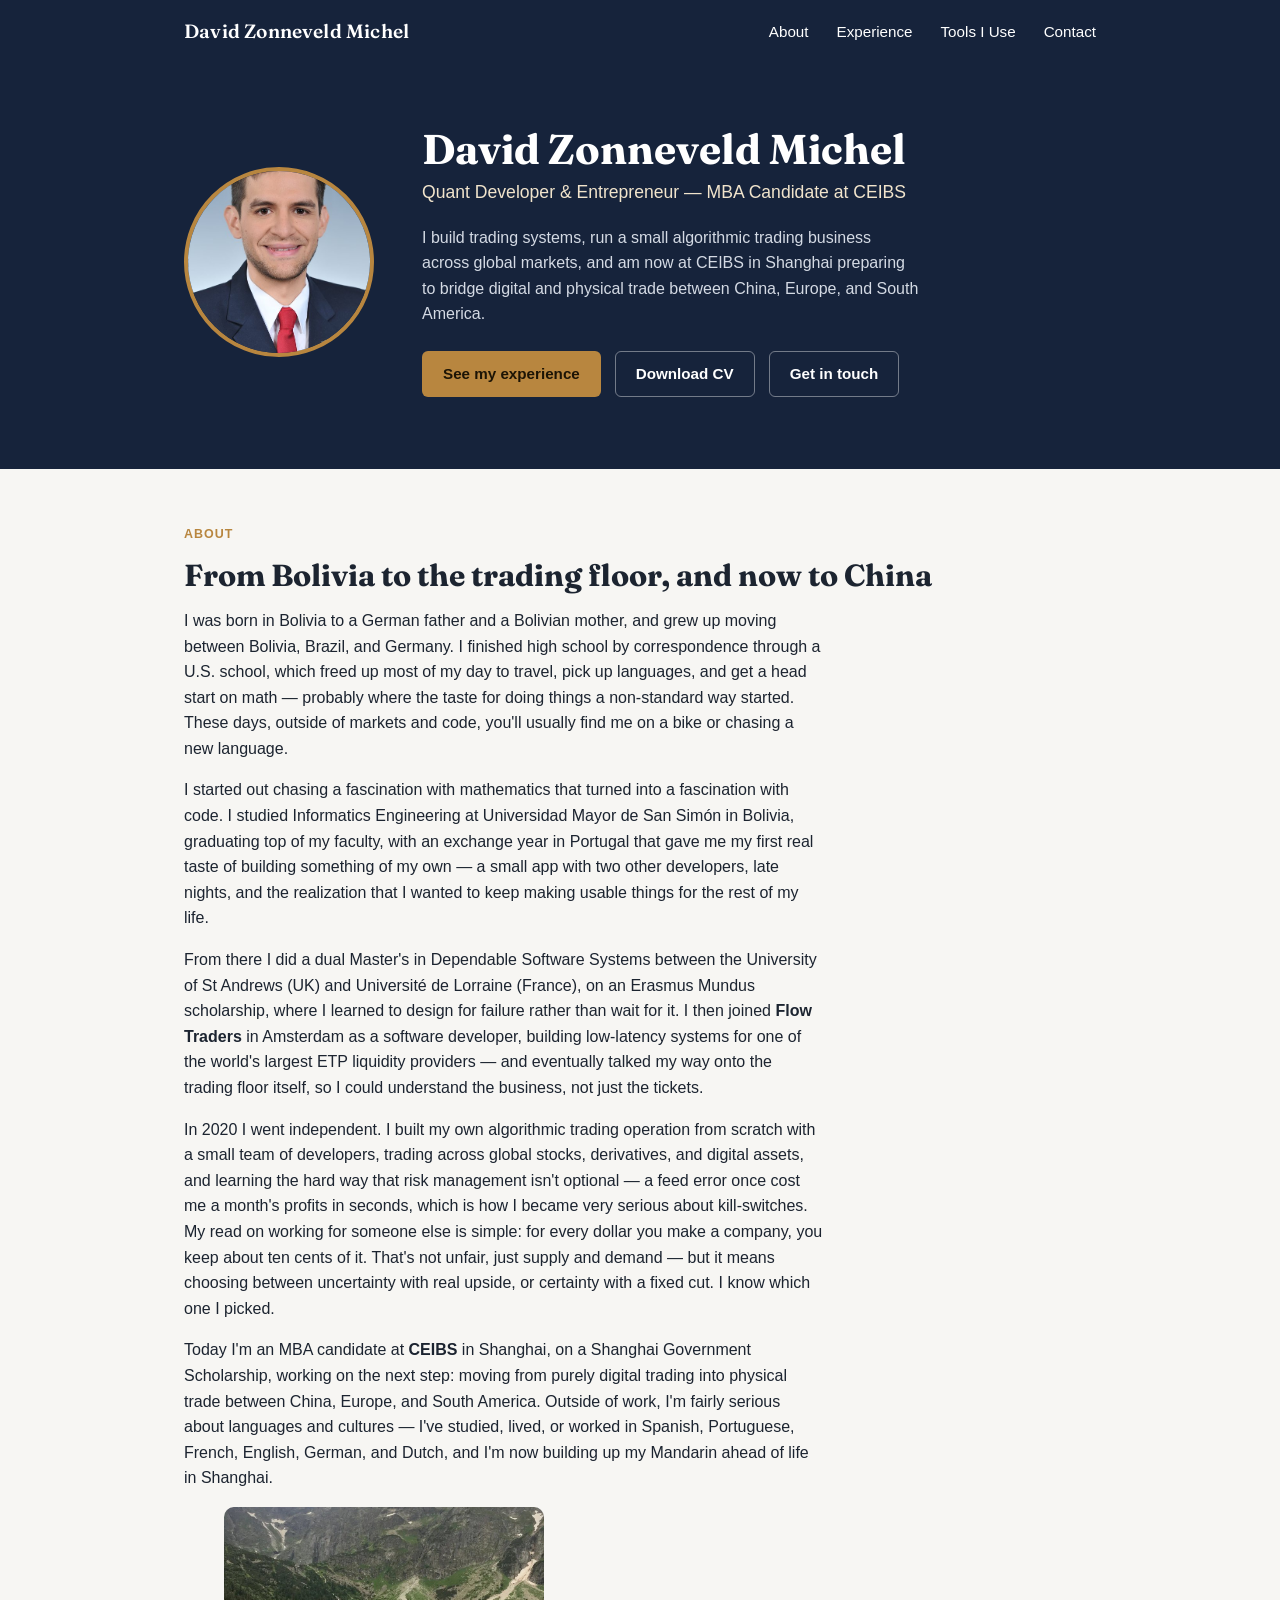
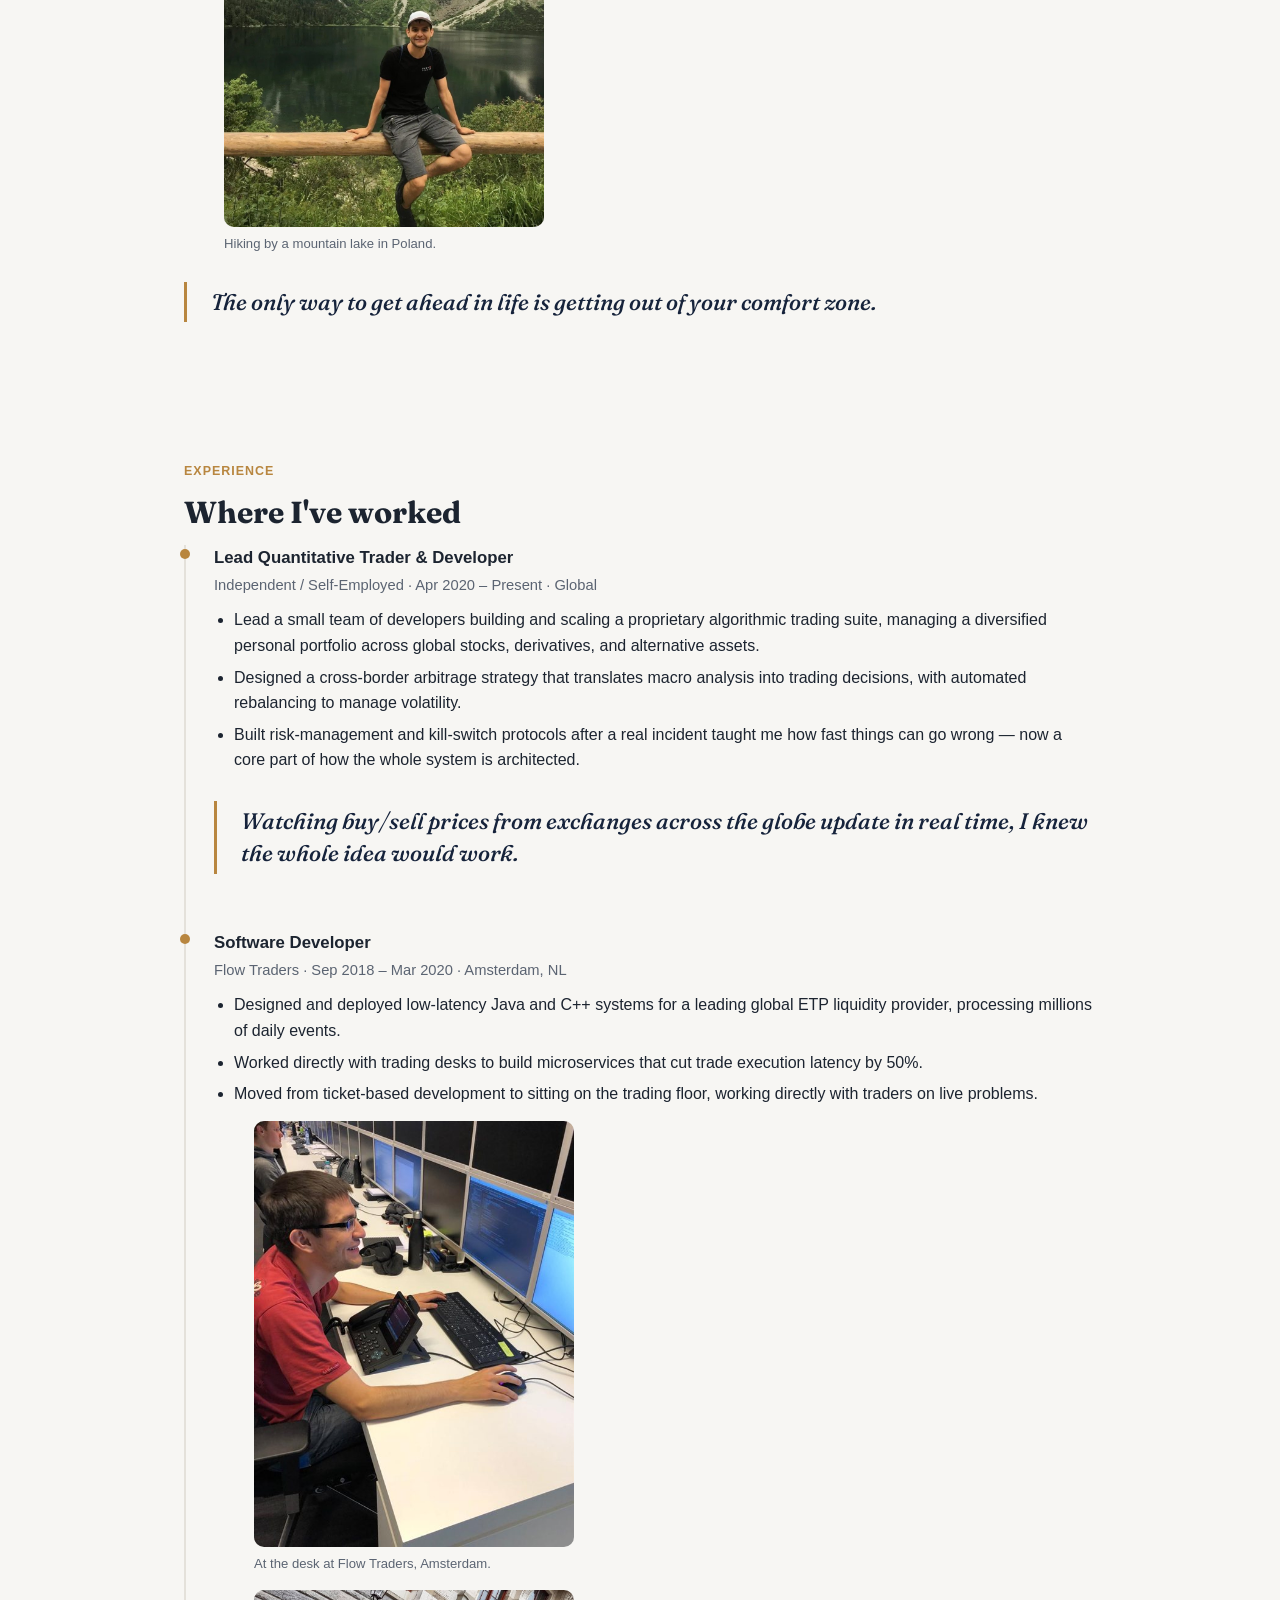
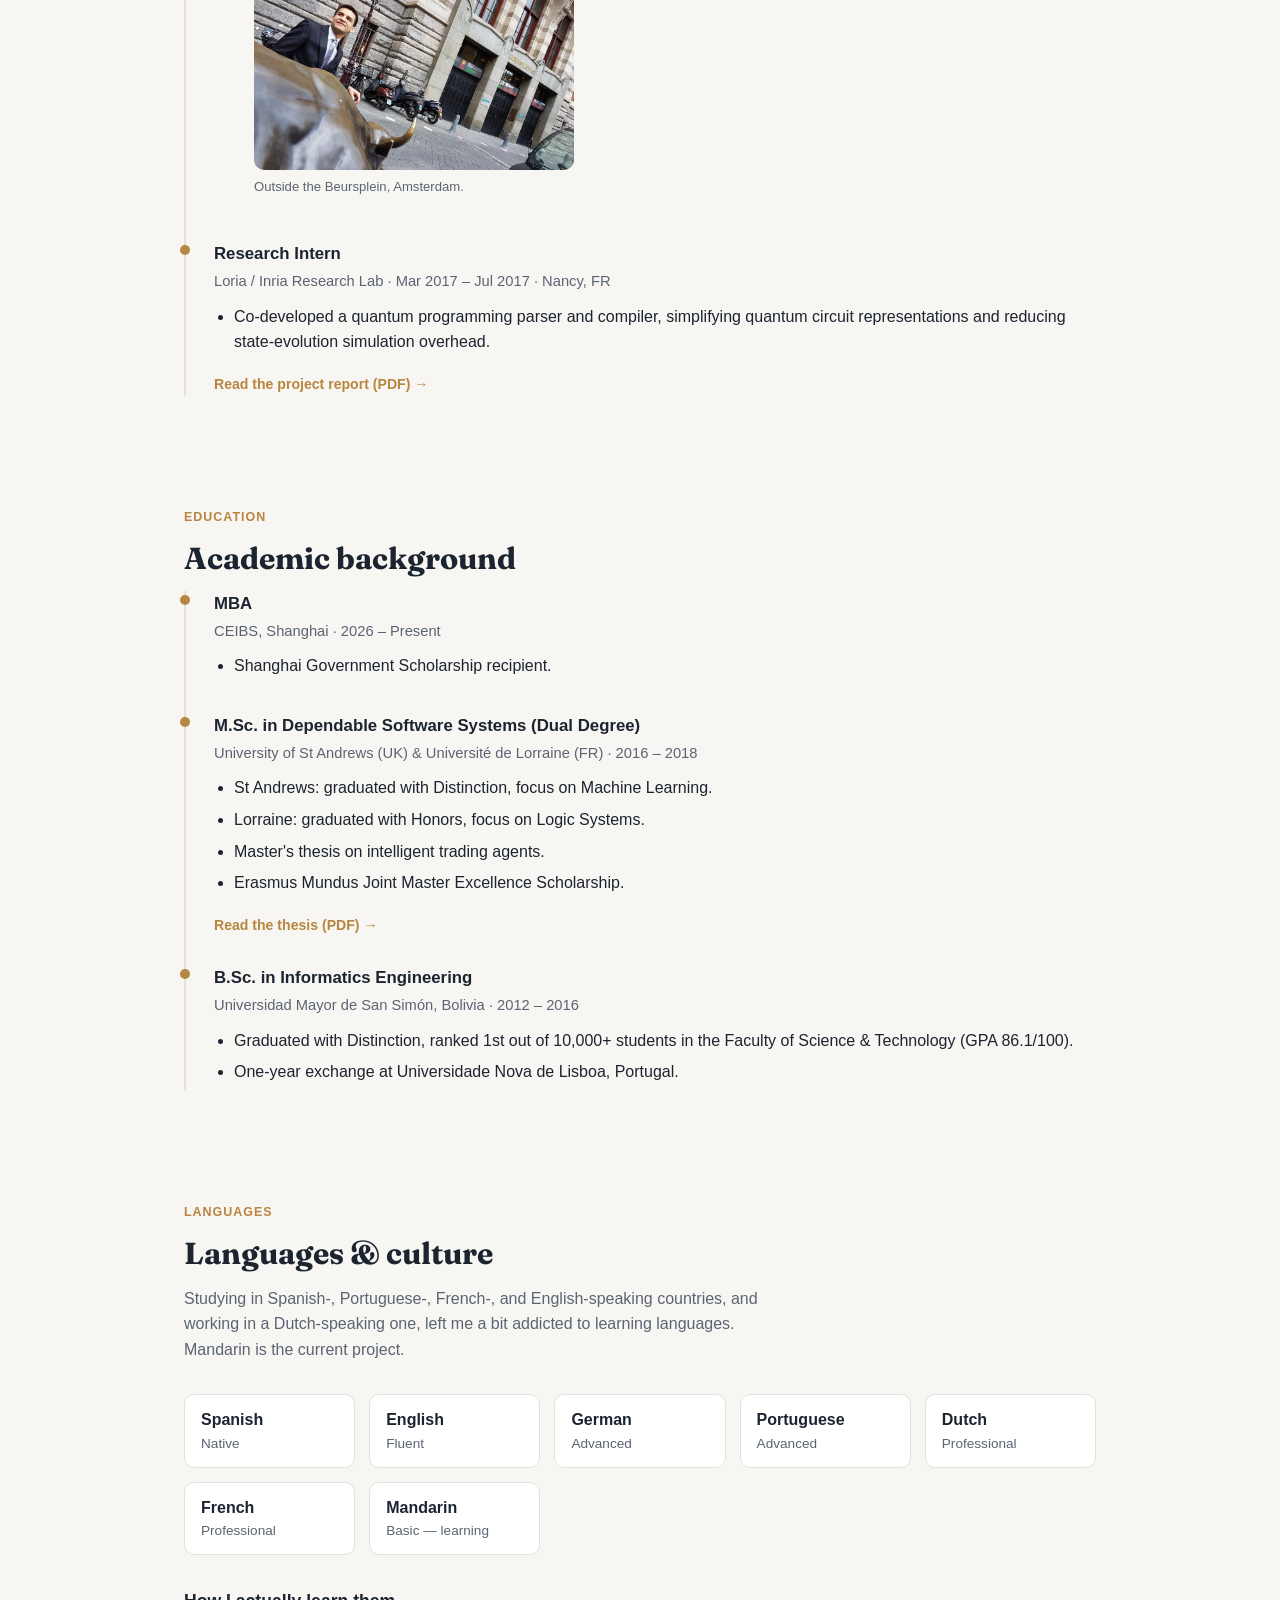
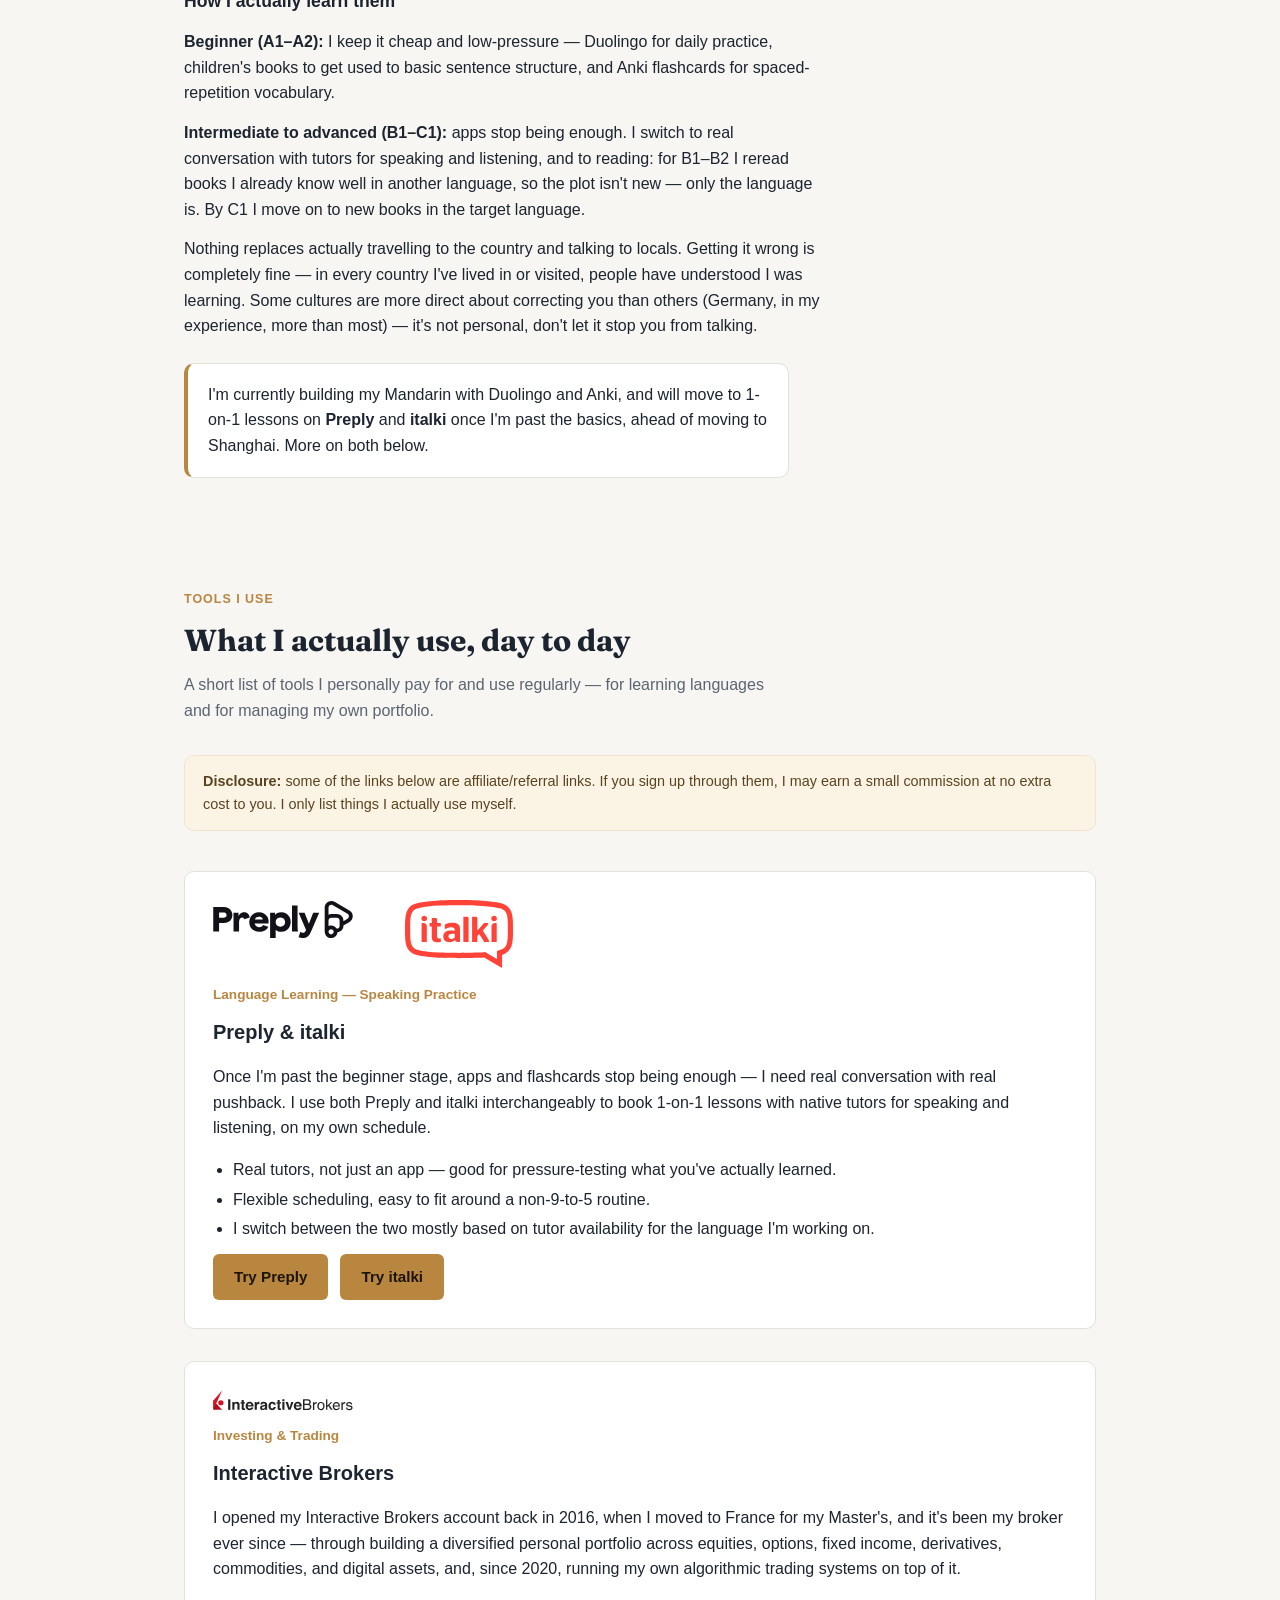
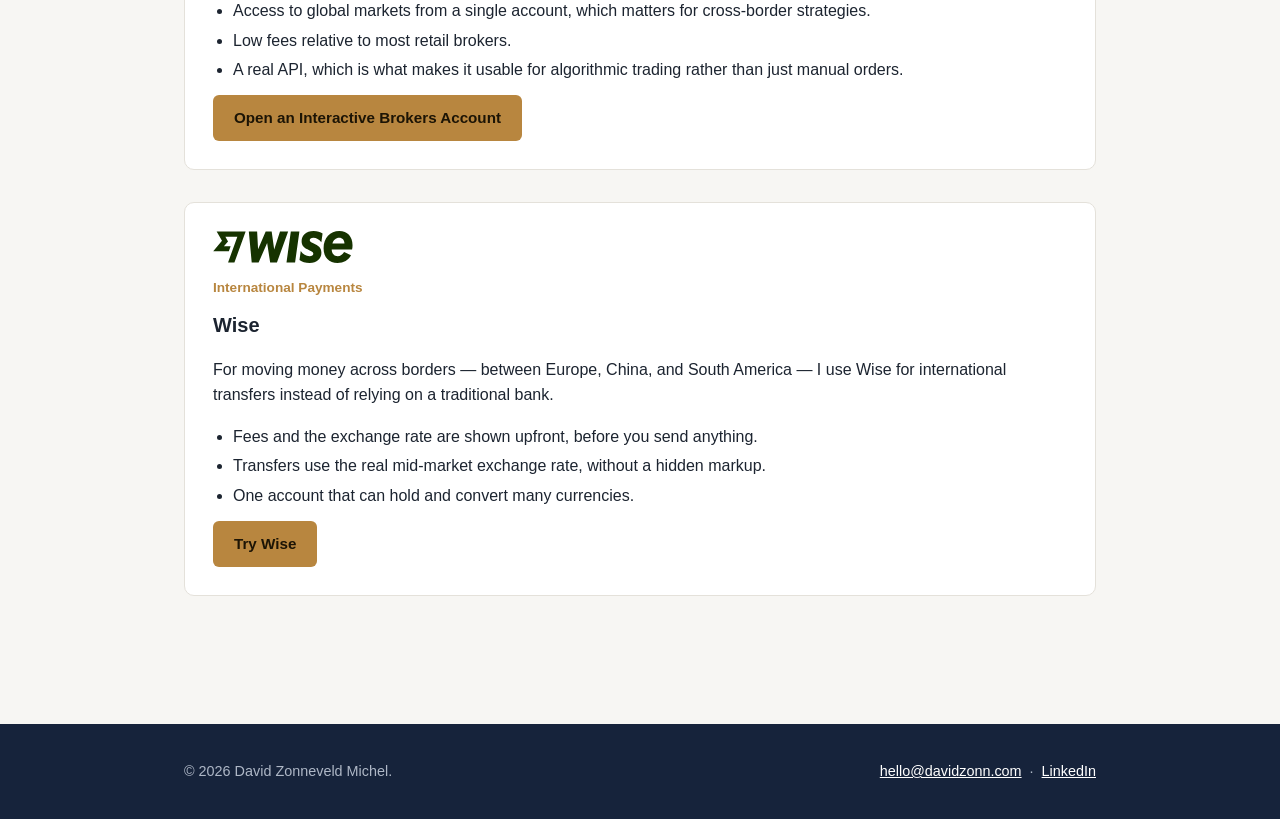
<file: index.html>
<!DOCTYPE html>
<html lang="en">
<head>
<meta charset="UTF-8">
<meta name="viewport" content="width=device-width, initial-scale=1.0">
<title>David Zonneveld Michel</title>
<meta name="description" content="David Zonneveld Michel — quant developer and entrepreneur, MBA candidate at CEIBS.">

<link rel="icon" type="image/png" href="favicon.png">
<link rel="icon" type="image/png" sizes="32x32" href="favicon-32.png">
<link rel="apple-touch-icon" href="apple-touch-icon.png">

<meta property="og:type" content="website">
<meta property="og:url" content="https://davidzonn.com/">
<meta property="og:title" content="David Zonneveld Michel">
<meta property="og:description" content="Quant Developer &amp; Entrepreneur — MBA Candidate at CEIBS.">
<meta property="og:image" content="https://davidzonn.com/images/og-image.jpg">
<meta property="og:image:width" content="1200">
<meta property="og:image:height" content="630">

<meta name="twitter:card" content="summary_large_image">
<meta name="twitter:title" content="David Zonneveld Michel">
<meta name="twitter:description" content="Quant Developer &amp; Entrepreneur — MBA Candidate at CEIBS.">
<meta name="twitter:image" content="https://davidzonn.com/images/og-image.jpg">

<link rel="preconnect" href="https://fonts.googleapis.com">
<link rel="preconnect" href="https://fonts.gstatic.com" crossorigin>
<link href="https://fonts.googleapis.com/css2?family=Fraunces:ital,wght@0,600;0,700;1,500&display=swap" rel="stylesheet">
<link rel="stylesheet" href="css/style.css">
</head>
<body>

<header class="site-header">
  <nav class="nav">
    <a href="index.html" class="brand">David Zonneveld Michel</a>
    <button class="nav-toggle" aria-label="Toggle menu">&#9776;</button>
    <ul>
      <li><a class="nav-link" href="index.html#about">About</a></li>
      <li><a class="nav-link" href="index.html#experience">Experience</a></li>
      <li><a class="nav-link" href="index.html#tools">Tools I Use</a></li>
      <li><a class="nav-link" href="index.html#contact">Contact</a></li>
    </ul>
  </nav>
</header>

<section class="hero">
  <div class="container">
    <div class="hero-photo">
      <img src="images/headshot.jpg" alt="David Zonneveld Michel">
    </div>
    <div class="hero-text">
      <h1>David Zonneveld Michel</h1>
      <p class="hero-tagline">Quant Developer &amp; Entrepreneur &mdash; MBA Candidate at CEIBS</p>
      <p class="lede">I build trading systems, run a small algorithmic trading business across global markets, and am now at CEIBS in Shanghai preparing to bridge digital and physical trade between China, Europe, and South America.</p>
      <div class="hero-actions">
        <a href="#experience" class="btn btn-primary">See my experience</a>
        <a href="files/David-Zonneveld-Michel-CV.pdf" class="btn btn-ghost" target="_blank">Download CV</a>
        <a href="#contact" class="btn btn-ghost">Get in touch</a>
      </div>
    </div>
  </div>
</section>

<section id="about">
  <div class="container">
    <p class="section-kicker">About</p>
    <h2>From Bolivia to the trading floor, and now to China</h2>
    <div class="about-body">
      <p>I was born in Bolivia to a German father and a Bolivian mother, and grew up moving between Bolivia, Brazil, and Germany. I finished high school by correspondence through a U.S. school, which freed up most of my day to travel, pick up languages, and get a head start on math &mdash; probably where the taste for doing things a non-standard way started. These days, outside of markets and code, you'll usually find me on a bike or chasing a new language.</p>
      <p>I started out chasing a fascination with mathematics that turned into a fascination with code. I studied Informatics Engineering at Universidad Mayor de San Sim&oacute;n in Bolivia, graduating top of my faculty, with an exchange year in Portugal that gave me my first real taste of building something of my own &mdash; a small app with two other developers, late nights, and the realization that I wanted to keep making usable things for the rest of my life.</p>
      <p>From there I did a dual Master's in Dependable Software Systems between the University of St Andrews (UK) and Universit&eacute; de Lorraine (France), on an Erasmus Mundus scholarship, where I learned to design for failure rather than wait for it. I then joined <strong>Flow Traders</strong> in Amsterdam as a software developer, building low-latency systems for one of the world's largest ETP liquidity providers &mdash; and eventually talked my way onto the trading floor itself, so I could understand the business, not just the tickets.</p>
      <p>In 2020 I went independent. I built my own algorithmic trading operation from scratch with a small team of developers, trading across global stocks, derivatives, and digital assets, and learning the hard way that risk management isn't optional &mdash; a feed error once cost me a month's profits in seconds, which is how I became very serious about kill-switches. My read on working for someone else is simple: for every dollar you make a company, you keep about ten cents of it. That's not unfair, just supply and demand &mdash; but it means choosing between uncertainty with real upside, or certainty with a fixed cut. I know which one I picked.</p>
      <p>Today I'm an MBA candidate at <strong>CEIBS</strong> in Shanghai, on a Shanghai Government Scholarship, working on the next step: moving from purely digital trading into physical trade between China, Europe, and South America. Outside of work, I'm fairly serious about languages and cultures &mdash; I've studied, lived, or worked in Spanish, Portuguese, French, English, German, and Dutch, and I'm now building up my Mandarin ahead of life in Shanghai.</p>
    </div>
    <figure class="timeline-photo">
      <img src="images/lake.jpg" alt="David Zonneveld Michel hiking by a mountain lake in Poland">
      <figcaption>Hiking by a mountain lake in Poland.</figcaption>
    </figure>
    <blockquote class="pull-quote">
      The only way to get ahead in life is getting out of your comfort zone.
    </blockquote>
  </div>
</section>

<section id="experience">
  <div class="container">
    <p class="section-kicker">Experience</p>
    <h2>Where I've worked</h2>
    <div class="timeline">
      <div class="timeline-item">
        <p class="role">Lead Quantitative Trader &amp; Developer</p>
        <p class="org">Independent / Self-Employed &middot; Apr 2020 &ndash; Present &middot; Global</p>
        <ul>
          <li>Lead a small team of developers building and scaling a proprietary algorithmic trading suite, managing a diversified personal portfolio across global stocks, derivatives, and alternative assets.</li>
          <li>Designed a cross-border arbitrage strategy that translates macro analysis into trading decisions, with automated rebalancing to manage volatility.</li>
          <li>Built risk-management and kill-switch protocols after a real incident taught me how fast things can go wrong &mdash; now a core part of how the whole system is architected.</li>
        </ul>
        <blockquote class="pull-quote">
          Watching buy/sell prices from exchanges across the globe update in real time, I knew the whole idea would work.
        </blockquote>
      </div>
      <div class="timeline-item">
        <p class="role">Software Developer</p>
        <p class="org">Flow Traders &middot; Sep 2018 &ndash; Mar 2020 &middot; Amsterdam, NL</p>
        <ul>
          <li>Designed and deployed low-latency Java and C++ systems for a leading global ETP liquidity provider, processing millions of daily events.</li>
          <li>Worked directly with trading desks to build microservices that cut trade execution latency by 50%.</li>
          <li>Moved from ticket-based development to sitting on the trading floor, working directly with traders on live problems.</li>
        </ul>
        <figure class="timeline-photo">
          <img src="images/flow-traders.jpg" alt="David Zonneveld Michel at his desk at Flow Traders in Amsterdam">
          <figcaption>At the desk at Flow Traders, Amsterdam.</figcaption>
        </figure>
        <figure class="timeline-photo">
          <img src="images/investing.jpg" alt="David outside the Beursplein in Amsterdam">
          <figcaption>Outside the Beursplein, Amsterdam.</figcaption>
        </figure>
      </div>
      <div class="timeline-item">
        <p class="role">Research Intern</p>
        <p class="org">Loria / Inria Research Lab &middot; Mar 2017 &ndash; Jul 2017 &middot; Nancy, FR</p>
        <ul>
          <li>Co-developed a quantum programming parser and compiler, simplifying quantum circuit representations and reducing state-evolution simulation overhead.</li>
        </ul>
        <a href="files/David-Zonneveld-Michel-Loria-Quantum-Report.pdf" class="paper-link" target="_blank">Read the project report (PDF) &rarr;</a>
      </div>
    </div>
  </div>
</section>

<section id="education">
  <div class="container">
    <p class="section-kicker">Education</p>
    <h2>Academic background</h2>
    <div class="timeline">
      <div class="timeline-item">
        <p class="role">MBA</p>
        <p class="org">CEIBS, Shanghai &middot; 2026 &ndash; Present</p>
        <ul>
          <li>Shanghai Government Scholarship recipient.</li>
        </ul>
      </div>
      <div class="timeline-item">
        <p class="role">M.Sc. in Dependable Software Systems (Dual Degree)</p>
        <p class="org">University of St Andrews (UK) &amp; Universit&eacute; de Lorraine (FR) &middot; 2016 &ndash; 2018</p>
        <ul>
          <li>St Andrews: graduated with Distinction, focus on Machine Learning.</li>
          <li>Lorraine: graduated with Honors, focus on Logic Systems.</li>
          <li>Master's thesis on intelligent trading agents.</li>
          <li>Erasmus Mundus Joint Master Excellence Scholarship.</li>
        </ul>
        <a href="files/David-Zonneveld-Michel-Masters-Thesis-Trading-Agents.pdf" class="paper-link" target="_blank">Read the thesis (PDF) &rarr;</a>
      </div>
      <div class="timeline-item">
        <p class="role">B.Sc. in Informatics Engineering</p>
        <p class="org">Universidad Mayor de San Sim&oacute;n, Bolivia &middot; 2012 &ndash; 2016</p>
        <ul>
          <li>Graduated with Distinction, ranked 1st out of 10,000+ students in the Faculty of Science &amp; Technology (GPA 86.1/100).</li>
          <li>One-year exchange at Universidade Nova de Lisboa, Portugal.</li>
        </ul>
      </div>
    </div>
  </div>
</section>

<section id="languages">
  <div class="container">
    <p class="section-kicker">Languages</p>
    <h2>Languages &amp; culture</h2>
    <p class="section-intro">Studying in Spanish-, Portuguese-, French-, and English-speaking countries, and working in a Dutch-speaking one, left me a bit addicted to learning languages. Mandarin is the current project.</p>
    <div class="lang-grid">
      <div class="lang-pill"><div class="lang-name">Spanish</div><div class="lang-level">Native</div></div>
      <div class="lang-pill"><div class="lang-name">English</div><div class="lang-level">Fluent</div></div>
      <div class="lang-pill"><div class="lang-name">German</div><div class="lang-level">Advanced</div></div>
      <div class="lang-pill"><div class="lang-name">Portuguese</div><div class="lang-level">Advanced</div></div>
      <div class="lang-pill"><div class="lang-name">Dutch</div><div class="lang-level">Professional</div></div>
      <div class="lang-pill"><div class="lang-name">French</div><div class="lang-level">Professional</div></div>
      <div class="lang-pill"><div class="lang-name">Mandarin</div><div class="lang-level">Basic &mdash; learning</div></div>
    </div>
    <div class="languages-method">
      <h3>How I actually learn them</h3>
      <p><strong>Beginner (A1&ndash;A2):</strong> I keep it cheap and low-pressure &mdash; Duolingo for daily practice, children's books to get used to basic sentence structure, and Anki flashcards for spaced-repetition vocabulary.</p>
      <p><strong>Intermediate to advanced (B1&ndash;C1):</strong> apps stop being enough. I switch to real conversation with tutors for speaking and listening, and to reading: for B1&ndash;B2 I reread books I already know well in another language, so the plot isn't new &mdash; only the language is. By C1 I move on to new books in the target language.</p>
      <p>Nothing replaces actually travelling to the country and talking to locals. Getting it wrong is completely fine &mdash; in every country I've lived in or visited, people have understood I was learning. Some cultures are more direct about correcting you than others (Germany, in my experience, more than most) &mdash; it's not personal, don't let it stop you from talking.</p>
    </div>
    <div class="callout">
      I'm currently building my Mandarin with Duolingo and Anki, and will move to 1-on-1 lessons on <strong>Preply</strong> and <strong>italki</strong> once I'm past the basics, ahead of moving to Shanghai. More on both below.
    </div>
  </div>
</section>

<section id="tools">
  <div class="container">
    <p class="section-kicker">Tools I Use</p>
    <h2>What I actually use, day to day</h2>
    <p class="section-intro">A short list of tools I personally pay for and use regularly &mdash; for learning languages and for managing my own portfolio.</p>

    <div class="disclosure">
      <strong>Disclosure:</strong> some of the links below are affiliate/referral links. If you sign up through them, I may earn a small commission at no extra cost to you. I only list things I actually use myself.
    </div>

    <div class="tool-card">
      <div class="tool-body">
        <div class="tool-logos">
          <img class="tool-logo" src="images/logos/preply.svg" alt="Preply logo">
          <img class="tool-logo" src="images/logos/italki.svg" alt="italki logo">
        </div>
        <div class="tool-tag">Language Learning &mdash; Speaking Practice</div>
        <h3>Preply &amp; italki</h3>
        <p>Once I'm past the beginner stage, apps and flashcards stop being enough &mdash; I need real conversation with real pushback. I use both Preply and italki interchangeably to book 1-on-1 lessons with native tutors for speaking and listening, on my own schedule.</p>
        <ul>
          <li>Real tutors, not just an app &mdash; good for pressure-testing what you've actually learned.</li>
          <li>Flexible scheduling, easy to fit around a non-9-to-5 routine.</li>
          <li>I switch between the two mostly based on tutor availability for the language I'm working on.</li>
        </ul>
        <div class="cta-row">
          <a href="https://preply.com/en/?pref=NTU2MDQz&amp;id=1791319824.493646&amp;ep=w1" class="btn btn-primary" rel="sponsored noopener" target="_blank">Try Preply</a>
          <a href="https://www.italki.com/en/i/ref/DfCDC6?hl=en&amp;utm_medium=user_referral&amp;utm_source=copylink_share" class="btn btn-primary" rel="sponsored noopener" target="_blank">Try italki</a>
        </div>
      </div>
    </div>

    <div class="tool-card">
      <div class="tool-body">
        <div class="tool-logos">
          <img class="tool-logo" src="images/logos/interactive-brokers.svg" alt="Interactive Brokers logo">
        </div>
        <div class="tool-tag">Investing &amp; Trading</div>
        <h3>Interactive Brokers</h3>
        <p>I opened my Interactive Brokers account back in 2016, when I moved to France for my Master's, and it's been my broker ever since &mdash; through building a diversified personal portfolio across equities, options, fixed income, derivatives, commodities, and digital assets, and, since 2020, running my own algorithmic trading systems on top of it.</p>
        <ul>
          <li>Access to global markets from a single account, which matters for cross-border strategies.</li>
          <li>Low fees relative to most retail brokers.</li>
          <li>A real API, which is what makes it usable for algorithmic trading rather than just manual orders.</li>
        </ul>
        <a href="https://ibkr.com/referral/david9063" class="btn btn-primary" rel="sponsored noopener" target="_blank">Open an Interactive Brokers Account</a>
      </div>
    </div>

    <div class="tool-card">
      <div class="tool-body">
        <div class="tool-logos">
          <img class="tool-logo" src="images/logos/wise.svg" alt="Wise logo">
        </div>
        <div class="tool-tag">International Payments</div>
        <h3>Wise</h3>
        <p>For moving money across borders &mdash; between Europe, China, and South America &mdash; I use Wise for international transfers instead of relying on a traditional bank.</p>
        <ul>
          <li>Fees and the exchange rate are shown upfront, before you send anything.</li>
          <li>Transfers use the real mid-market exchange rate, without a hidden markup.</li>
          <li>One account that can hold and convert many currencies.</li>
        </ul>
        <a href="https://wise.com/invite/ecac/davidz91" class="btn btn-primary" rel="sponsored noopener" target="_blank">Try Wise</a>
      </div>
    </div>
  </div>
</section>

<footer class="site-footer" id="contact">
  <div class="container footer-row">
    <div>&copy; 2026 David Zonneveld Michel.</div>
    <div>
      <a href="mailto:hello@davidzonn.com">hello@davidzonn.com</a>
      &nbsp;&middot;&nbsp;
      <a href="https://www.linkedin.com/in/davidzonn" target="_blank" rel="noopener">LinkedIn</a>
    </div>
  </div>
</footer>

<script src="js/main.js"></script>
</body>
</html>
</file>
<file: css/style.css>
:root {
  --bg: #f7f6f3;
  --surface: #ffffff;
  --text: #1c2430;
  --muted: #5b6472;
  --border: #e4e1da;
  --navy: #16233b;
  --navy-light: #223252;
  --accent: #b8863f;
  --accent-light: #f1e4cc;
  --radius: 10px;
  --maxw: 960px;
  --font-display: "Fraunces", Georgia, "Times New Roman", serif;
}

* { box-sizing: border-box; }

html { scroll-behavior: smooth; }

body {
  margin: 0;
  background: var(--bg);
  color: var(--text);
  font-family: -apple-system, BlinkMacSystemFont, "Segoe UI", Roboto, Helvetica, Arial, sans-serif;
  line-height: 1.6;
}

img { max-width: 100%; display: block; }

a { color: var(--navy); }

.container {
  max-width: var(--maxw);
  margin: 0 auto;
  padding: 0 24px;
}

/* Header / nav */
header.site-header {
  background: var(--navy);
  color: #fff;
  position: sticky;
  top: 0;
  z-index: 10;
}

.nav {
  display: flex;
  align-items: center;
  justify-content: space-between;
  padding: 16px 24px;
  max-width: var(--maxw);
  margin: 0 auto;
}

.nav .brand {
  color: #fff;
  font-family: var(--font-display);
  font-weight: 600;
  font-size: 1.2rem;
  text-decoration: none;
  letter-spacing: 0.01em;
}

.nav ul {
  list-style: none;
  display: flex;
  gap: 28px;
  margin: 0;
  padding: 0;
}

.nav a.nav-link {
  color: #cdd4e0;
  text-decoration: none;
  font-size: 0.95rem;
  transition: color 0.15s ease;
}

.nav a.nav-link:hover,
.nav a.nav-link.active {
  color: #fff;
}

.nav-toggle {
  display: none;
  background: none;
  border: none;
  color: #fff;
  font-size: 1.5rem;
  cursor: pointer;
}

@media (max-width: 640px) {
  .nav-toggle { display: block; }
  .nav ul {
    display: none;
    position: absolute;
    top: 100%;
    left: 0;
    right: 0;
    background: var(--navy-light);
    flex-direction: column;
    gap: 0;
    padding: 8px 0;
  }
  .nav ul.open { display: flex; }
  .nav ul li { width: 100%; }
  .nav ul a.nav-link {
    display: block;
    padding: 12px 24px;
  }
}

/* Hero */
.hero {
  background: var(--navy);
  color: #fff;
  padding: 64px 0 72px;
}

.hero .container {
  display: flex;
  align-items: center;
  gap: 48px;
  flex-wrap: wrap;
}

.hero-photo img {
  width: 190px;
  height: 190px;
  border-radius: 50%;
  object-fit: cover;
  border: 4px solid var(--accent);
}

.hero-text { flex: 1; min-width: 260px; }

.hero-text h1 {
  margin: 0 0 6px;
  font-family: var(--font-display);
  font-weight: 700;
  font-size: 2.6rem;
  line-height: 1.1;
}

.hero-tagline {
  color: var(--accent-light);
  font-size: 1.1rem;
  margin: 0 0 18px;
}

.hero-text p.lede {
  color: #d4dae4;
  max-width: 56ch;
  margin: 0 0 24px;
}

.btn {
  display: inline-block;
  padding: 10px 20px;
  border-radius: 6px;
  text-decoration: none;
  font-weight: 600;
  font-size: 0.95rem;
  border: 1px solid transparent;
}

.btn-primary {
  background: var(--accent);
  color: #1c1405;
}

.btn-primary:hover { background: #c79651; }

.btn-ghost {
  background: transparent;
  color: #fff;
  border-color: rgba(255,255,255,0.4);
  margin-left: 10px;
}

.btn-ghost:hover { border-color: #fff; }

.hero-actions { display: flex; flex-wrap: wrap; gap: 4px; }

/* Sections */
section { padding: 56px 0; }

section h2 {
  font-family: var(--font-display);
  font-weight: 700;
  font-size: 1.9rem;
  margin: 0 0 8px;
}

.section-kicker {
  text-transform: uppercase;
  letter-spacing: 0.08em;
  color: var(--accent);
  font-size: 0.78rem;
  font-weight: 700;
  margin: 0 0 6px;
}

.section-intro {
  color: var(--muted);
  max-width: 68ch;
  margin: 0 0 32px;
}

/* About */
#about .about-body p { margin: 0 0 16px; max-width: 72ch; }

/* Pull quotes */
.pull-quote {
  font-family: var(--font-display);
  font-style: italic;
  font-weight: 500;
  font-size: 1.4rem;
  line-height: 1.45;
  color: var(--navy);
  border-left: 3px solid var(--accent);
  padding: 4px 0 4px 24px;
  margin: 28px 0;
  max-width: 62ch;
}

.pull-quote cite {
  display: block;
  font-family: -apple-system, BlinkMacSystemFont, "Segoe UI", Roboto, Helvetica, Arial, sans-serif;
  font-style: normal;
  font-size: 0.82rem;
  font-weight: 600;
  color: var(--muted);
  margin-top: 10px;
  letter-spacing: 0.01em;
}

/* Timeline photo */
.timeline-photo {
  margin-top: 14px;
  max-width: 320px;
}

.timeline-photo img {
  border-radius: var(--radius);
  width: 100%;
}

.timeline-photo figcaption {
  font-size: 0.82rem;
  color: var(--muted);
  margin-top: 6px;
}

/* Timeline */
.timeline {
  border-left: 2px solid var(--border);
  padding-left: 28px;
  display: flex;
  flex-direction: column;
  gap: 28px;
}

.timeline-item { position: relative; }

.timeline-item::before {
  content: "";
  position: absolute;
  left: -34px;
  top: 4px;
  width: 10px;
  height: 10px;
  border-radius: 50%;
  background: var(--accent);
}

.timeline-item .role {
  font-weight: 700;
  font-size: 1.05rem;
  margin: 0;
}

.timeline-item .org {
  color: var(--muted);
  margin: 2px 0 10px;
  font-size: 0.92rem;
}

.timeline-item ul {
  margin: 0;
  padding-left: 20px;
}

.timeline-item li { margin-bottom: 6px; }

.paper-link {
  display: inline-block;
  margin-top: 12px;
  font-size: 0.88rem;
  font-weight: 600;
  color: var(--accent);
  text-decoration: none;
}

.paper-link:hover { text-decoration: underline; }

/* Languages */
.lang-grid {
  display: grid;
  grid-template-columns: repeat(auto-fill, minmax(150px, 1fr));
  gap: 14px;
}

.lang-pill {
  background: var(--surface);
  border: 1px solid var(--border);
  border-radius: var(--radius);
  padding: 12px 16px;
}

.lang-pill .lang-name { font-weight: 600; }
.lang-pill .lang-level { color: var(--muted); font-size: 0.85rem; }

.callout {
  background: var(--surface);
  border: 1px solid var(--border);
  border-left: 4px solid var(--accent);
  border-radius: var(--radius);
  padding: 18px 20px;
  margin-top: 24px;
  max-width: 68ch;
}

.callout a { color: var(--accent); font-weight: 600; }

.languages-method {
  margin-top: 32px;
  max-width: 72ch;
}

.languages-method h3 {
  font-size: 1.1rem;
  margin: 0 0 14px;
}

.languages-method p { margin: 0 0 14px; }

/* Tools / affiliate section */
.disclosure {
  background: #fbf3e4;
  border: 1px solid var(--accent-light);
  border-radius: var(--radius);
  padding: 14px 18px;
  font-size: 0.9rem;
  color: #5a4420;
  margin-bottom: 40px;
}

.tool-card {
  display: flex;
  gap: 28px;
  background: var(--surface);
  border: 1px solid var(--border);
  border-radius: var(--radius);
  padding: 28px;
  margin-bottom: 32px;
  flex-wrap: wrap;
}

.tool-card img {
  width: 220px;
  height: 160px;
  object-fit: cover;
  border-radius: 8px;
  flex-shrink: 0;
}

.tool-card .tool-body { flex: 1; min-width: 240px; }

.tool-card img.tool-logo {
  width: 140px;
  height: auto;
  max-height: 70px;
  object-fit: contain;
  border-radius: 0;
  align-self: flex-start;
  margin-right: 12px;
}

.tool-logos {
  display: flex;
  align-items: center;
  gap: 24px;
  flex-wrap: wrap;
  margin-bottom: 14px;
}

.tool-card h3 { margin: 0 0 4px; font-size: 1.25rem; }
.tool-card .tool-tag { color: var(--accent); font-weight: 600; font-size: 0.85rem; margin-bottom: 10px; }
.tool-card ul { padding-left: 20px; margin: 12px 0; }
.tool-card li { margin-bottom: 4px; }

.cta-row {
  display: flex;
  gap: 12px;
  flex-wrap: wrap;
  margin-top: 4px;
}

/* Footer */
footer.site-footer {
  background: var(--navy);
  color: #aeb7c6;
  padding: 36px 0;
  margin-top: 40px;
  font-size: 0.9rem;
}

footer.site-footer a { color: #fff; }

.footer-row {
  display: flex;
  justify-content: space-between;
  flex-wrap: wrap;
  gap: 12px;
  align-items: center;
}
</file>
